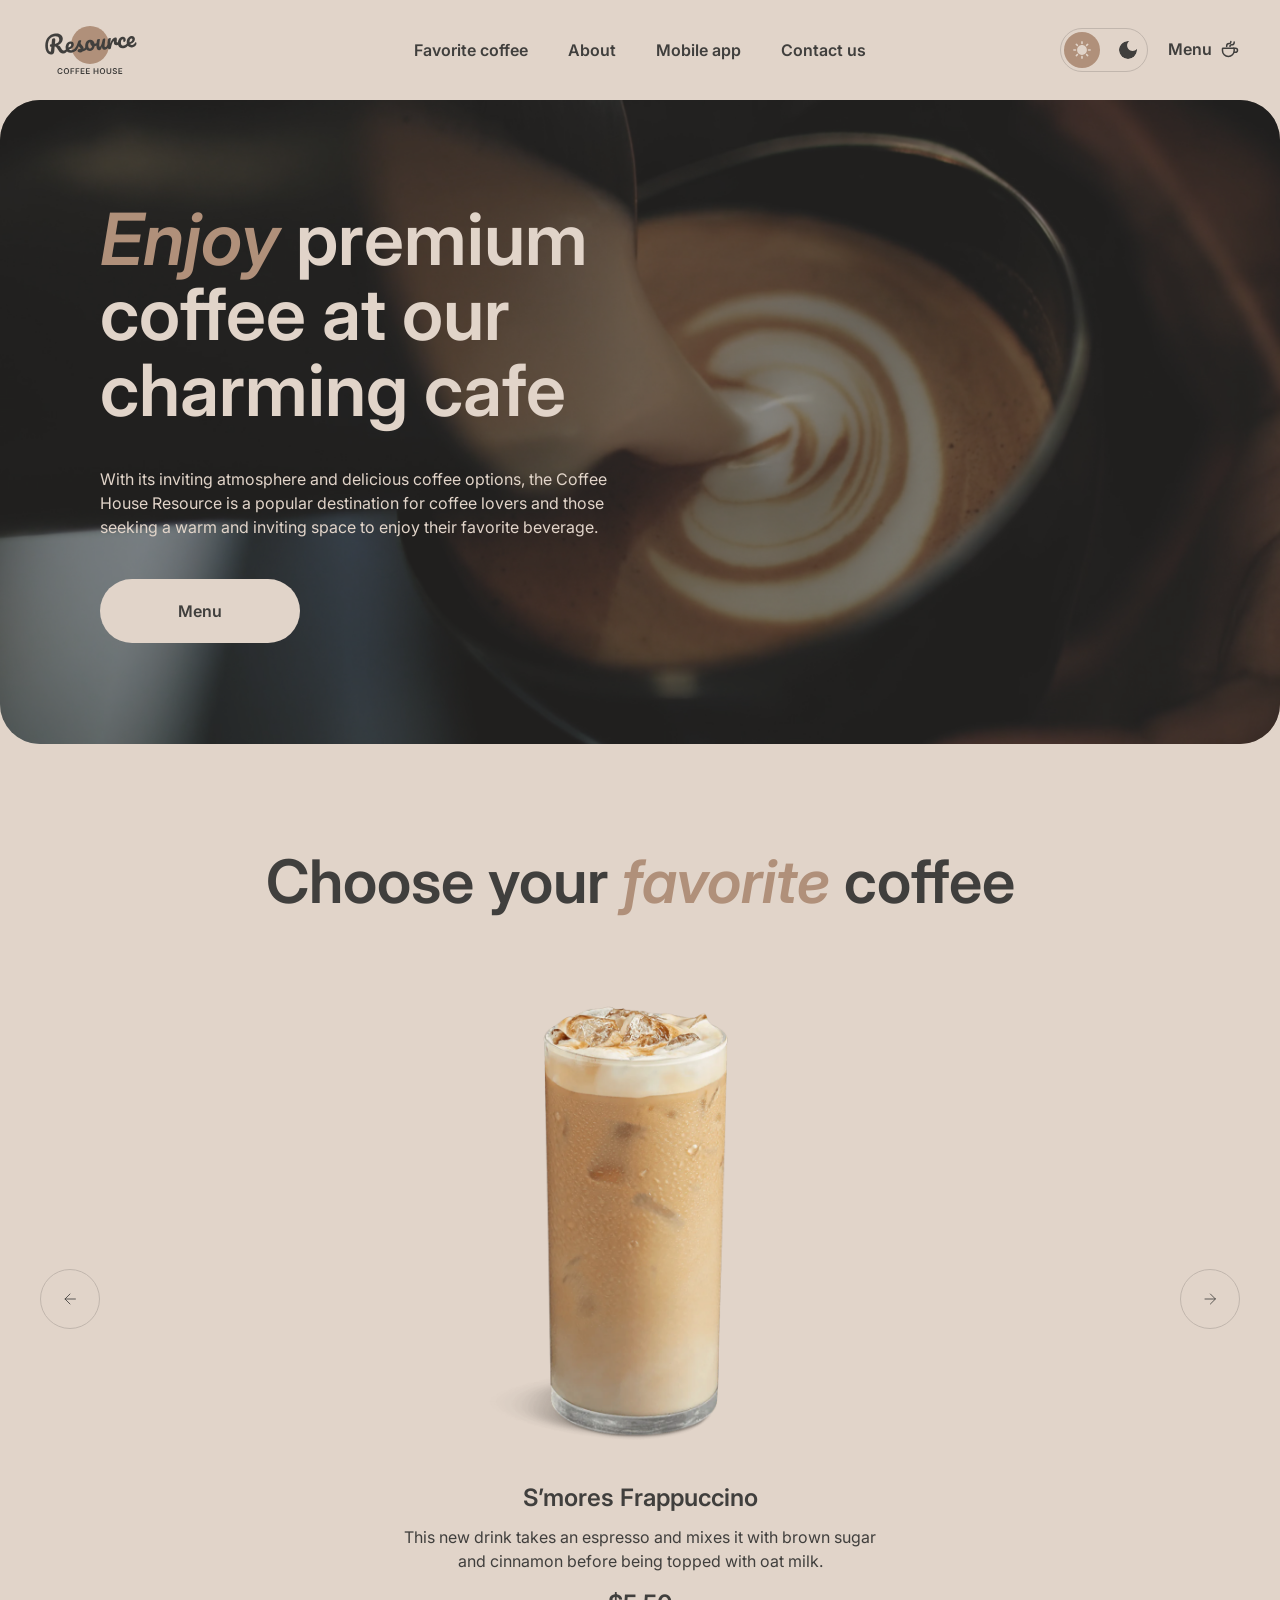
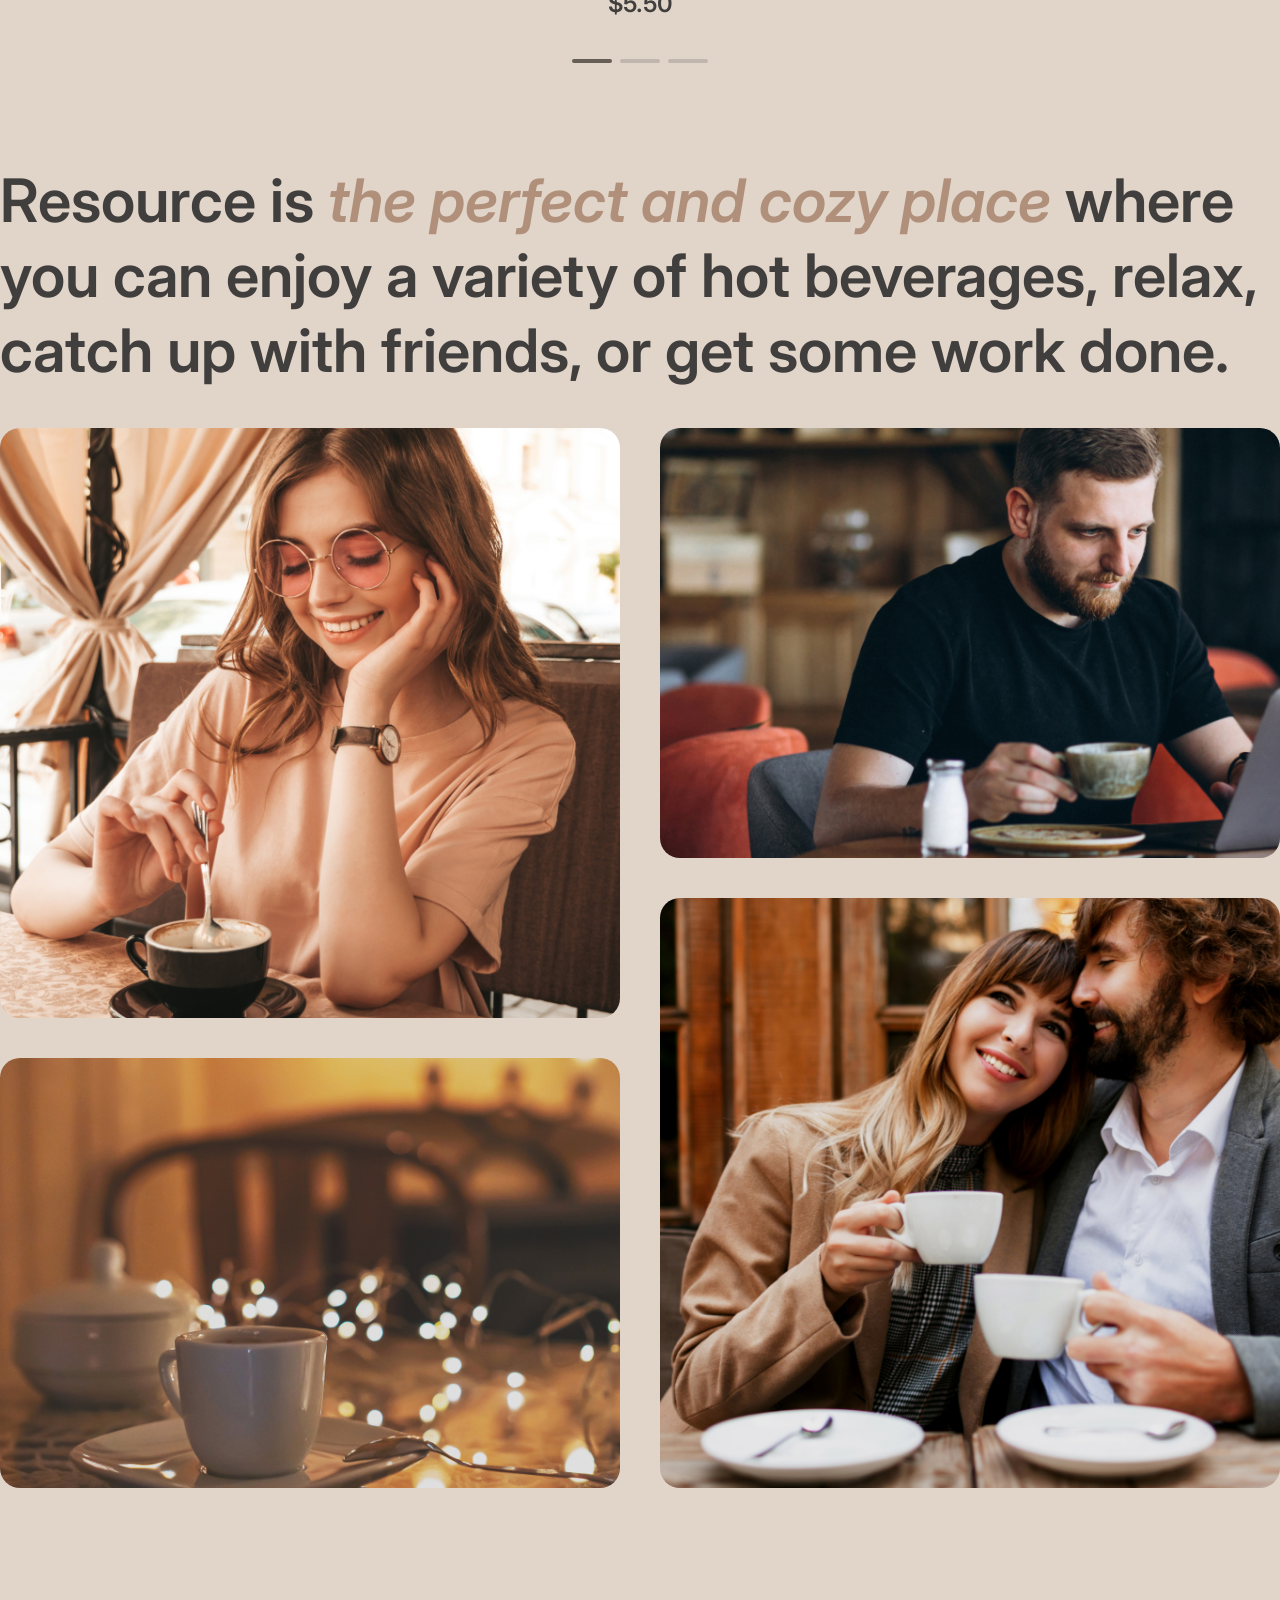
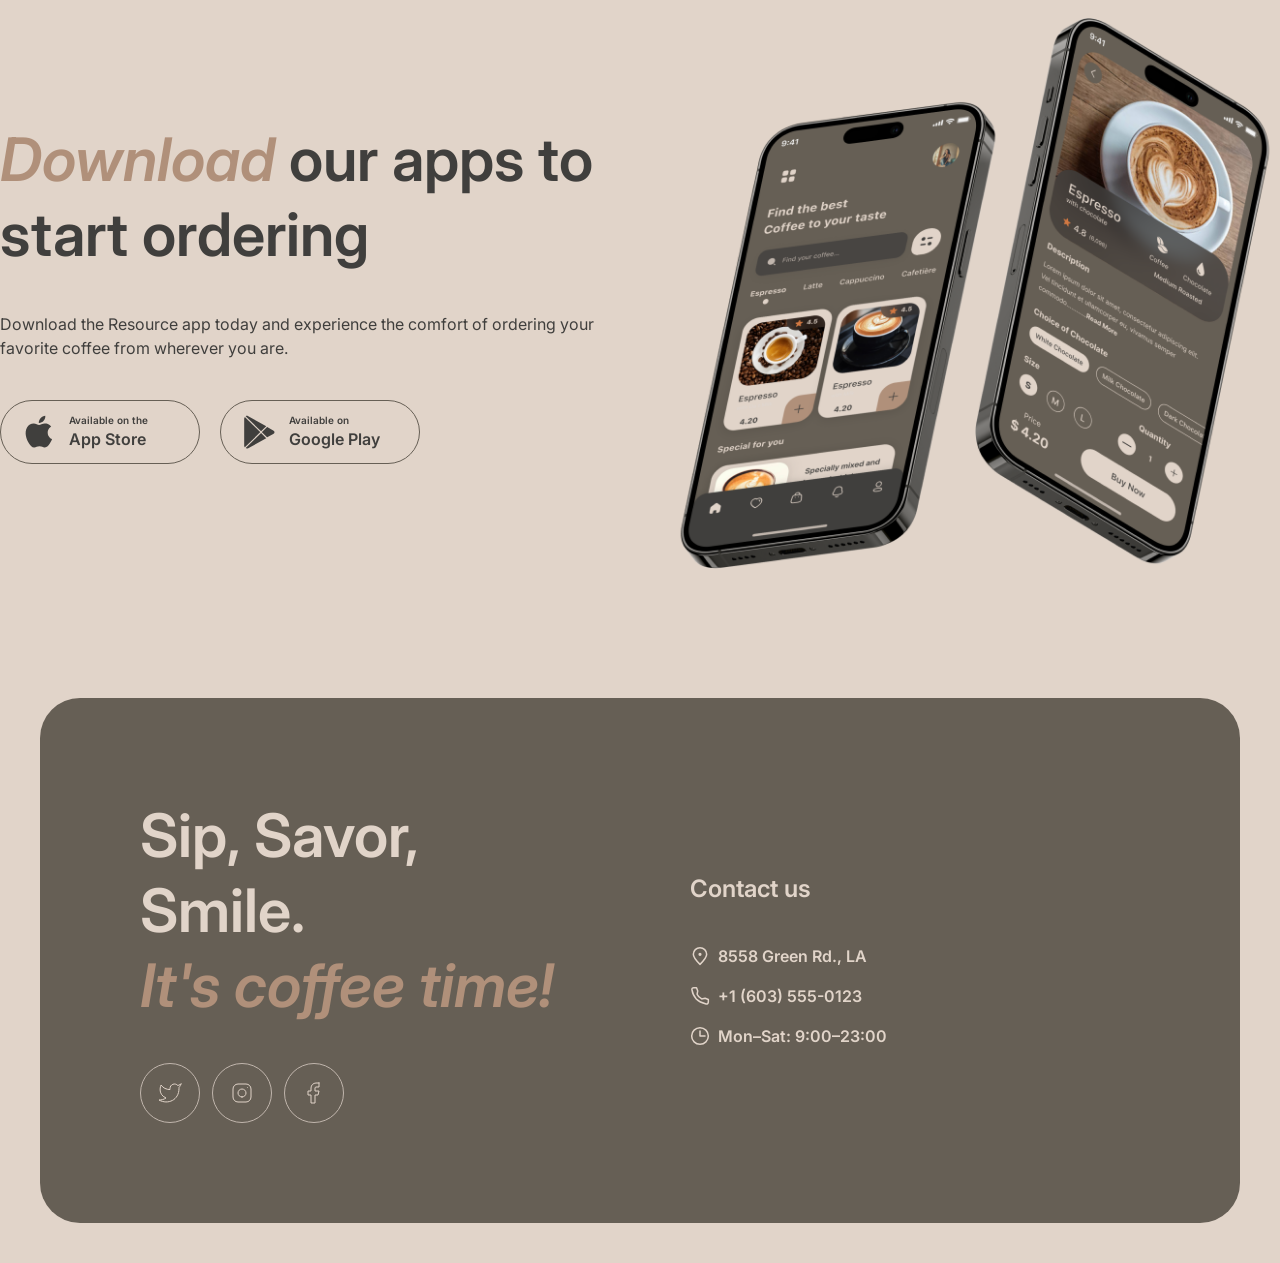
<file: index.html>
<!DOCTYPE html>
<html lang="en">
<head>
    <meta charset="UTF-8">
    <meta http-equiv="X-UA-Compatible" content="IE=edge">
    <meta name="viewport" content="width=device-width, initial-scale=1.0">
    <title>Coffee House</title>
    <link rel="icon" type="image/svg+xml" href="assets/icons/coffee-cup.svg">
    <link rel="preconnect" href="https://fonts.googleapis.com">
    <link rel="preconnect" href="https://fonts.gstatic.com" crossorigin>
    <link
        href="https://fonts.googleapis.com/css2?family=Inter:ital,wght@0,400;0,600;1,600&display=swap"
        rel="stylesheet">
    <link rel="stylesheet" href="css/style.css">
</head>
<body>
    <header class="header">
        <a
            href="index.html"
            class="header__logo"
            aria-label="Coffee House — Home"
        >
            <img
                src="assets/icons/logo.svg"
                alt=""
                class="header__logo-img header__logo-img--light"
            >
            <img
                src="assets/icons/logo-dark.svg"
                alt=""
                class="header__logo-img header__logo-img--dark"
            >
        </a>

        <nav class="header__nav" aria-label="Main navigation">
            <ul class="header__nav-list">
                <li>
                    <a href="#favorite" class="header__nav-link">
                        Favorite coffee
                    </a>
                </li>
                <li>
                    <a href="#about" class="header__nav-link">About</a>
                </li>
                <li>
                    <a href="#mobile-app" class="header__nav-link">
                        Mobile app
                    </a>
                </li>
                <li>
                    <a href="#contact" class="header__nav-link">
                        Contact us
                    </a>
                </li>
            </ul>
        </nav>
        <div class="header__actions">
            <button
                type="button"
                class="header__theme-toggle"
                aria-label="Switch to dark theme"
                aria-pressed="false"
            >
                <img
                    src="assets/icons/sun.svg"
                    alt=""
                    class="header__theme-icon header__theme-icon--sun"
                >
                <img
                    src="assets/icons/moon.svg"
                    alt=""
                    class="header__theme-icon header__theme-icon--moon"
                >
            </button>
        
            <a href="menu.html" class="header__menu-link">
                <span>Menu</span>
                <span class="header__menu-icon" aria-hidden="true"></span>
            </a>
        </div>
        <button
            type="button"
            class="header__burger"
            aria-label="Open menu"
            aria-expanded="false"
            aria-controls="mobileNav"
        >
            <span class="header__burger-line"></span>
            <span class="header__burger-line"></span>
        </button>
    </header>

    <nav class="mobile-nav" id="mobileNav" aria-label="Mobile navigation">
        <ul class="mobile-nav__list">
            <li><a href="#favorite" class="mobile-nav__link">Favorite coffee</a></li>
            <li><a href="#about" class="mobile-nav__link">About</a></li>
            <li><a href="#mobile-app" class="mobile-nav__link">Mobile app</a></li>
            <li><a href="#contact" class="mobile-nav__link">Contact us</a></li>
            <li><a href="menu.html" class="mobile-nav__link">Menu</a></li>
        </ul>
    </nav>

    <main>
        <section id="hero" class="hero">
            <div class="hero__container">
                <h1 class="hero__title">
                    <em class="hero__title-accent">Enjoy</em> premium coffee at our charming cafe
                </h1>
                <p class="hero__text">
                    With its inviting atmosphere and delicious coffee options, the Coffee House Resource is a popular destination for coffee lovers and those seeking a warm and inviting space to enjoy their favorite beverage.
                </p>
                <a href="menu.html" class="hero__cta">
                    <span>Menu</span>
                    <span class="hero__cta-icon" aria-hidden="true"></span>
                </a>
            </div>
        </section>

        <section id="favorite" class="favorite">
            <h2 class="favorite__title">
                Choose your <em class="favorite__title-accent">favorite</em> coffee
            </h2>

            <div class="favorite__slider">
                <button type="button" class="favorite__button favorite__button--prev" aria-label="Previous coffee">
                    <img src="assets/icons/arrow-left.svg" alt="" class="favorite__button-icon">
                </button>

                <div class="favorite__slides">
                    <article class="favorite__slide favorite__slide--active">
                        <img
                            src="assets/images/coffee-slider-1.png"
                            alt="S’mores Frappuccino"
                            class="favorite__image"
                        >
                        <h3 class="favorite__name">S’mores Frappuccino</h3>
                        <p class="favorite__description">
                            This new drink takes an espresso and mixes it with brown sugar and cinnamon before being topped with oat milk.
                        </p>
                        <p class="favorite__price">$5.50</p>
                    </article>

                    <article class="favorite__slide">
                        <img
                            src="assets/images/coffee-slider-2.png"
                            alt="Caramel Macchiato"
                            class="favorite__image"
                        >
                        <h3 class="favorite__name">Caramel Macchiato</h3>
                        <p class="favorite__description">
                            Fragrant and unique classic espresso with rich caramel-peanut syrup, with cream under whipped thick foam.
                        </p>
                        <p class="favorite__price">$5.00</p>
                    </article>

                    <article class="favorite__slide">
                        <img
                            src="assets/images/coffee-slider-3.png"
                            alt="Ice coffee"
                            class="favorite__image"
                        >
                        <h3 class="favorite__name">Ice coffee</h3>
                        <p class="favorite__description">
                            A popular summer drink that tones and invigorates. Prepared from coffee, milk and ice.
                        </p>
                        <p class="favorite__price">$4.50</p>
                    </article>
                </div>

                <button type="button" class="favorite__button favorite__button--next" aria-label="Next coffee">
                    <img src="assets/icons/arrow-right.svg" alt="" class="favorite__button-icon">
                </button>
            </div>

            <div class="favorite__pagination">
                <span class="favorite__pagination-item favorite__pagination-item--active" aria-current="true"></span>
                <span class="favorite__pagination-item"></span>
                <span class="favorite__pagination-item"></span>
            </div>
        </section>
        <section id="about" class="about">
            <h2 class="about__title">
                Resource is <em class="about__title-accent">the perfect and cozy place</em>
                where you can enjoy a variety of hot beverages, relax,
                catch up with friends, or get some work done.
            </h2>

            <div class="about__gallery">
                <div class="about__column">
                    <div class="about__image-wrapper about__image-wrapper--large">
                        <img
                            src="assets/images/about-1.jpg"
                            alt="Woman stirring her coffee at a cozy outdoor cafe table"
                            class="about__image"
                        >
                    </div>

                    <div class="about__image-wrapper about__image-wrapper--small about__image-wrapper--desktop-only">
                        <img
                            src="assets/images/about-2.jpg"
                            alt="Cup of coffee on a table with candlelight and fairy lights"
                            class="about__image"
                        >
                    </div>
                </div>

                <div class="about__column">
                    <div class="about__image-wrapper about__image-wrapper--small about__image-wrapper--desktop-only">
                        <img
                            src="assets/images/about-3.jpg"
                            alt="Man drinking coffee while working on a laptop"
                            class="about__image"
                        >
                    </div>

                    <div class="about__image-wrapper about__image-wrapper--large">
                        <img
                            src="assets/images/about-4.jpg"
                            alt="Couple enjoying coffee together"
                            class="about__image"
                        >
                    </div>
                </div>
            </div>
        </section>

        <section id="mobile-app" class="app-promo">
            <div class="app-promo__content">
                <h2 class="app-promo__title">
                    <em class="app-promo__title-accent">Download</em>
                    our apps to start ordering
                </h2>

                <p class="app-promo__text">
                    Download the Resource app today and experience the comfort
                    of ordering your favorite coffee from wherever you are.
                </p>

                <div class="app-promo__buttons">
                    <a
                        href="https://www.apple.com/app-store/"
                        class="app-promo__button"
                        target="_blank"
                        rel="noopener noreferrer"
                        aria-label="Download on the App Store"
                    >
                        <span class="app-promo__button-icon app-promo__button-icon--app-store" aria-hidden="true"></span>
                        <span class="app-promo__button-text">
                            <small>Available on the</small>
                            <strong>App Store</strong>
                        </span>
                    </a>

                    <a
                        href="https://play.google.com/"
                        class="app-promo__button"
                        target="_blank"
                        rel="noopener noreferrer"
                        aria-label="Get it on Google Play"
                    >
                        <span class="app-promo__button-icon app-promo__button-icon--google-play" aria-hidden="true"></span>
                        <span class="app-promo__button-text">
                            <small>Available on</small>
                            <strong>Google Play</strong>
                        </span>
                    </a>
                </div>
            </div>

            <div class="app-promo__image-wrapper">
                <img
                    src="assets/images/mobile-screens.png"
                    alt="Coffee House mobile application displayed on two smartphones"
                    class="app-promo__image"
                >
            </div>
        </section>

    </main>

    <footer id="contact" class="footer">
        <div class="footer__social">
            <h2 class="footer__title">
                <span>Sip, Savor, Smile.</span>
                <em class="footer__title-accent">It's coffee time!</em>
            </h2>

            <ul class="footer__social-list" aria-label="Social media">
                <li>
                    <a
                        href="https://twitter.com"
                        class="footer__social-link"
                        target="_blank"
                        rel="noopener noreferrer"
                        aria-label="Twitter"
                    >
                        <span class="footer__social-icon footer__social-icon--twitter" aria-hidden="true"></span>
                    </a>
                </li>
                <li>
                    <a
                        href="https://instagram.com"
                        class="footer__social-link"
                        target="_blank"
                        rel="noopener noreferrer"
                        aria-label="Instagram"
                    >
                        <span class="footer__social-icon footer__social-icon--instagram" aria-hidden="true"></span>
                    </a>
                </li>
                <li>
                    <a
                        href="https://facebook.com"
                        class="footer__social-link"
                        target="_blank"
                        rel="noopener noreferrer"
                        aria-label="Facebook"
                    >
                        <span class="footer__social-icon footer__social-icon--facebook" aria-hidden="true"></span>
                    </a>
                </li>
            </ul>
        </div>

        <div class="footer__contacts">
            <h3 class="footer__contacts-title">Contact us</h3>

            <address class="footer__contact-list">
                <a
                    href="https://www.google.com/maps/search/?api=1&query=8558+Green+Rd.,+LA"
                    class="footer__contact-item"
                    target="_blank"
                    rel="noopener noreferrer"
                >
                    <img src="assets/icons/pin.svg" alt="" class="footer__contact-icon">
                    <span>8558 Green Rd., LA</span>
                </a>

                <a href="tel:+16035550123" class="footer__contact-item">
                    <img src="assets/icons/phone.svg" alt="" class="footer__contact-icon">
                    <span>+1 (603) 555-0123</span>
                </a>

                <p class="footer__contact-item">
                    <img src="assets/icons/clock.svg" alt="" class="footer__contact-icon">
                    <span>Mon–Sat: 9:00–23:00</span>
                </p>
            </address>
        </div>
    </footer>

    <script src="js/script.js"></script>
</body>
</html>
</file>
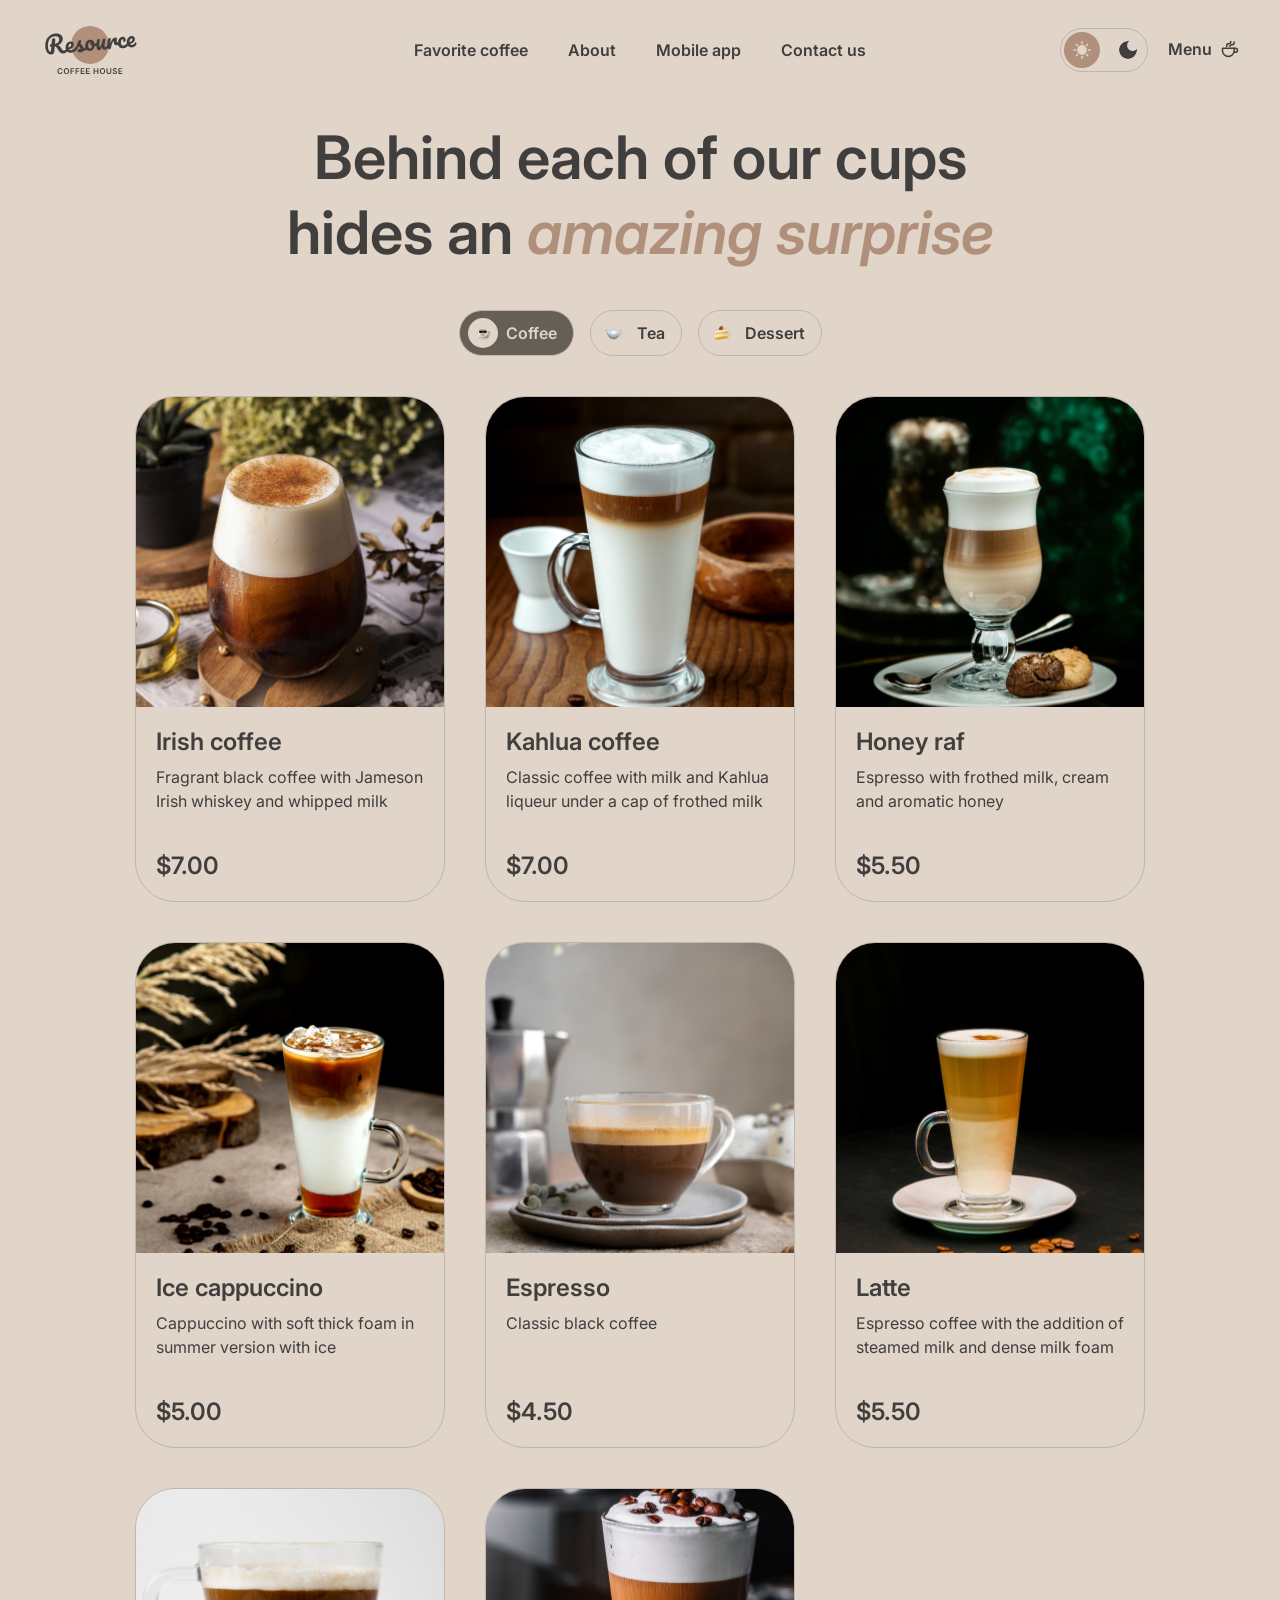
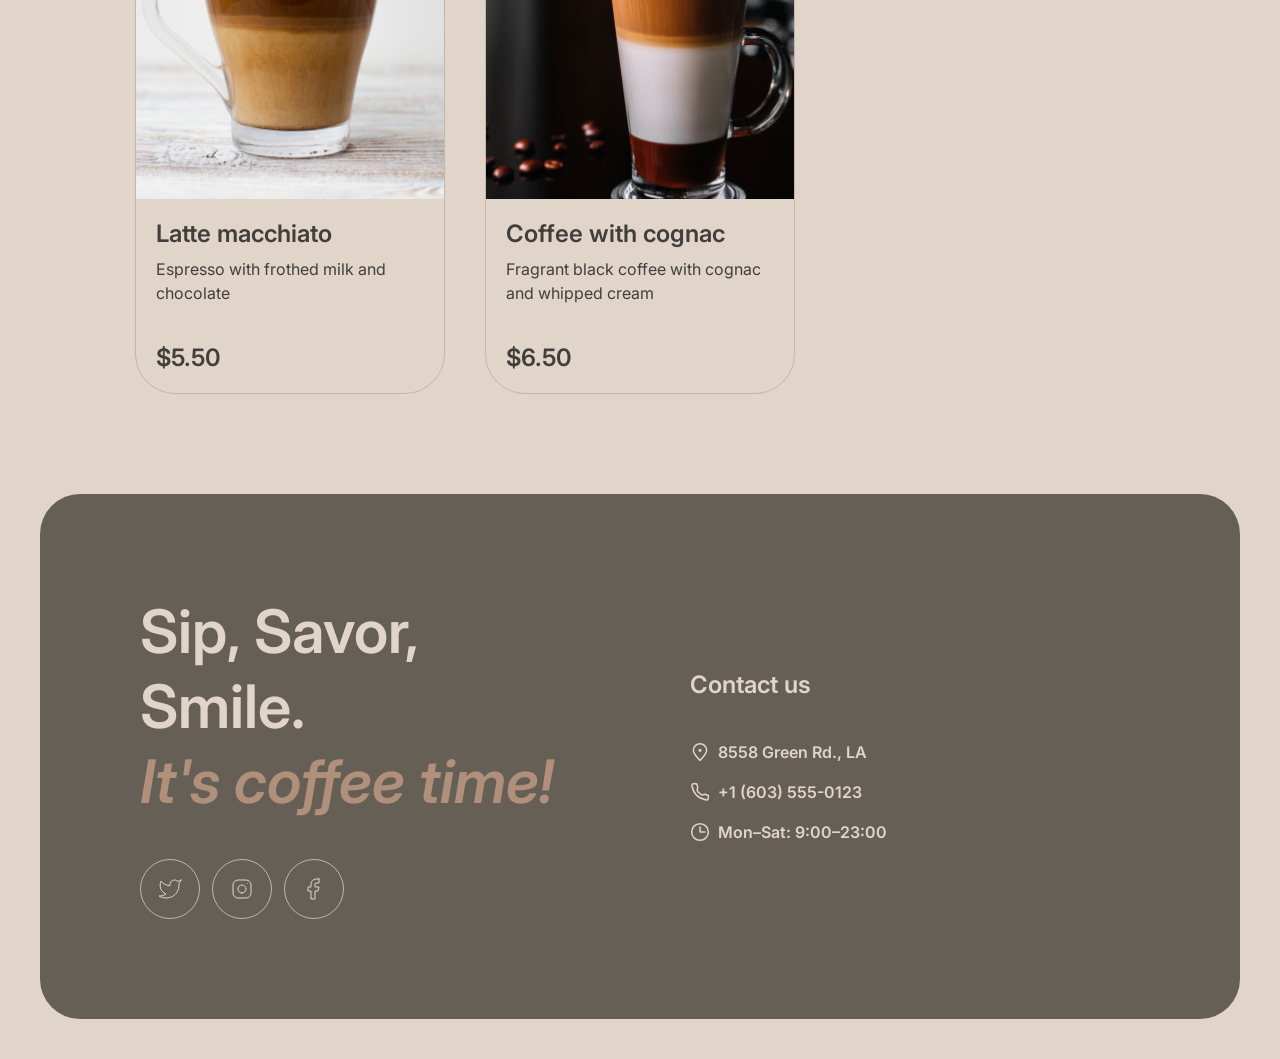
<file: menu.html>
<!DOCTYPE html>
<html lang="en">
<head>
    <meta charset="UTF-8">
    <meta http-equiv="X-UA-Compatible" content="IE=edge">
    <meta name="viewport" content="width=device-width, initial-scale=1.0">
    <title>Coffee House — Menu</title>
    <link rel="icon" type="image/svg+xml" href="assets/icons/coffee-cup.svg">
    <link rel="preconnect" href="https://fonts.googleapis.com">
    <link rel="preconnect" href="https://fonts.gstatic.com" crossorigin>
    <link
        href="https://fonts.googleapis.com/css2?family=Inter:ital,wght@0,400;0,600;1,600&display=swap"
        rel="stylesheet">
    <link rel="stylesheet" href="css/style.css">
</head>
<body>
    <header class="header">
        <a
            href="index.html"
            class="header__logo"
            aria-label="Coffee House — Home"
        >
            <img
                src="assets/icons/logo.svg"
                alt=""
                class="header__logo-img header__logo-img--light"
            >
            <img
                src="assets/icons/logo-dark.svg"
                alt=""
                class="header__logo-img header__logo-img--dark"
            >
        </a>

        <nav class="header__nav" aria-label="Main navigation">
            <ul class="header__nav-list">
                <li>
                    <a href="index.html#favorite" class="header__nav-link">
                        Favorite coffee
                    </a>
                </li>
                <li>
                    <a href="index.html#about" class="header__nav-link">About</a>
                </li>
                <li>
                    <a href="index.html#mobile-app" class="header__nav-link">
                        Mobile app
                    </a>
                </li>
                <li>
                    <a href="index.html#contact" class="header__nav-link">
                        Contact us
                    </a>
                </li>
            </ul>
        </nav>
        <div class="header__actions">
            <button
                type="button"
                class="header__theme-toggle"
                aria-label="Switch to dark theme"
                aria-pressed="false"
            >
                <img
                    src="assets/icons/sun.svg"
                    alt=""
                    class="header__theme-icon header__theme-icon--sun"
                >
                <img
                    src="assets/icons/moon.svg"
                    alt=""
                    class="header__theme-icon header__theme-icon--moon"
                >
            </button>

            <span
                class="header__menu-link header__menu-link--current"
                aria-current="page"
            >
                <span>Menu</span>
                <span class="header__menu-icon" aria-hidden="true"></span>
            </span>
        </div>
        <button
            type="button"
            class="header__burger"
            aria-label="Open menu"
            aria-expanded="false"
            aria-controls="mobileNav"
        >
            <span class="header__burger-line"></span>
            <span class="header__burger-line"></span>
        </button>
    </header>

    <nav class="mobile-nav" id="mobileNav" aria-label="Mobile navigation">
        <ul class="mobile-nav__list">
            <li><a href="index.html#favorite" class="mobile-nav__link">Favorite coffee</a></li>
            <li><a href="index.html#about" class="mobile-nav__link">About</a></li>
            <li><a href="index.html#mobile-app" class="mobile-nav__link">Mobile app</a></li>
            <li><a href="index.html#contact" class="mobile-nav__link">Contact us</a></li>
            <li>
                <span class="mobile-nav__link mobile-nav__link--current" aria-current="page">Menu</span>
            </li>
        </ul>
    </nav>

    <main class="menu">
        <section class="menu__catalog">
            <h1 class="menu__title">
                Behind each of our cups hides an
                <em class="menu__title-accent">amazing surprise</em>
            </h1>

            <div class="menu__tabs" role="group" aria-label="Menu categories">
                <button type="button" class="menu__tab menu__tab--active" aria-pressed="true" data-category="coffee">
                    <span class="menu__tab-icon-circle">
                        <img src="assets/icons/coffee.svg" alt="" class="menu__tab-icon">
                    </span>
                    <span>Coffee</span>
                </button>

                <button type="button" class="menu__tab" aria-pressed="false" data-category="tea">
                    <span class="menu__tab-icon-circle">
                        <img src="assets/icons/teapot.svg" alt="" class="menu__tab-icon">
                    </span>
                    <span>Tea</span>
                </button>

                <button type="button" class="menu__tab" aria-pressed="false" data-category="dessert">
                    <span class="menu__tab-icon-circle">
                        <img src="assets/icons/cake.svg" alt="" class="menu__tab-icon">
                    </span>
                    <span>Dessert</span>
                </button>
            </div>

            <ul class="menu__grid" id="menuGrid"></ul>

            <button type="button" class="menu__load-more" aria-label="Load more products">
                <span class="menu__load-more-icon" aria-hidden="true"></span>
            </button>
        </section>
    </main>

    <footer id="contact" class="footer">
        <div class="footer__social">
            <h2 class="footer__title">
                <span>Sip, Savor, Smile.</span>
                <em class="footer__title-accent">It's coffee time!</em>
            </h2>

            <ul class="footer__social-list" aria-label="Social media">
                <li>
                    <a
                        href="https://twitter.com"
                        class="footer__social-link"
                        target="_blank"
                        rel="noopener noreferrer"
                        aria-label="Twitter"
                    >
                        <span class="footer__social-icon footer__social-icon--twitter" aria-hidden="true"></span>
                    </a>
                </li>
                <li>
                    <a
                        href="https://instagram.com"
                        class="footer__social-link"
                        target="_blank"
                        rel="noopener noreferrer"
                        aria-label="Instagram"
                    >
                        <span class="footer__social-icon footer__social-icon--instagram" aria-hidden="true"></span>
                    </a>
                </li>
                <li>
                    <a
                        href="https://facebook.com"
                        class="footer__social-link"
                        target="_blank"
                        rel="noopener noreferrer"
                        aria-label="Facebook"
                    >
                        <span class="footer__social-icon footer__social-icon--facebook" aria-hidden="true"></span>
                    </a>
                </li>
            </ul>
        </div>

        <div class="footer__contacts">
            <h3 class="footer__contacts-title">Contact us</h3>

            <address class="footer__contact-list">
                <a
                    href="https://www.google.com/maps/search/?api=1&query=8558+Green+Rd.,+LA"
                    class="footer__contact-item"
                    target="_blank"
                    rel="noopener noreferrer"
                >
                    <img src="assets/icons/pin.svg" alt="" class="footer__contact-icon">
                    <span>8558 Green Rd., LA</span>
                </a>

                <a href="tel:+16035550123" class="footer__contact-item">
                    <img src="assets/icons/phone.svg" alt="" class="footer__contact-icon">
                    <span>+1 (603) 555-0123</span>
                </a>

                <p class="footer__contact-item">
                    <img src="assets/icons/clock.svg" alt="" class="footer__contact-icon">
                    <span>Mon–Sat: 9:00–23:00</span>
                </p>
            </address>
        </div>
    </footer>

    <div
        class="modal"
        id="productModal"
        role="dialog"
        aria-modal="true"
        aria-labelledby="productModalTitle"
        hidden
    >
        <div class="modal__window">
            <div class="modal__image-wrapper" id="productModalImageWrapper"></div>

            <div class="modal__content">
                <h2 class="modal__title" id="productModalTitle">Product details</h2>
                <p class="modal__description" id="productModalDescription"></p>

                <div class="modal__field">
                    <h3 class="modal__field-title">Size</h3>
                    <div class="modal__options" id="productModalSizes" role="group" aria-label="Size"></div>
                </div>

                <div class="modal__field">
                    <h3 class="modal__field-title">Additives</h3>
                    <div class="modal__options" id="productModalAdditives" role="group" aria-label="Additives"></div>
                </div>

                <div class="modal__total">
                    <span>Total:</span>
                    <span id="productModalTotal" aria-live="polite"></span>
                </div>

                <hr class="modal__divider">

                <div class="modal__info">
                    <span class="modal__info-icon" aria-hidden="true">i</span>
                    <p>
                        The cost is not final. Download our mobile app to see the final price
                        and place your order. Earn loyalty points and enjoy your favorite
                        coffee with up to 20% discount.
                    </p>
                </div>

                <button type="button" class="modal__close" id="productModalClose">Close</button>
            </div>
        </div>
    </div>

    <script src="js/script.js"></script>
</body>
</html>
</file>
<file: css/style.css>
:root {
    --font-family: "Inter", sans-serif;

    --color-text-primary: #403F3D;
    --color-text-inverse: #E1D4C9;
    --color-text-accent: #B0907A;

    --color-bg-page: #E1D4C9;
    --color-bg-container: #665F55;
    --color-overlay: rgba(64, 63, 61, 0.8);

    --color-border-primary: #C1B6AD;
    --color-border-inverse: #665F55;
}

[data-theme="dark"] {
    --color-text-primary: #E1D4C9;
    --color-text-inverse: #E1D4C9;
    --color-text-accent: #B0907A;

    --color-bg-page: #292826;
    --color-bg-container: #403F3D;
    --color-overlay: rgba(41, 40, 38, 0.8);

    --color-border-primary: #665F55;
    --color-border-inverse: #C1B6AD;
}

*,
*::before,
*::after {
    box-sizing: border-box;
}

html {
    scroll-behavior: smooth;
}

body {
    margin: 0;
    font-family: var(--font-family);
    color: var(--color-text-primary);
    background-color: var(--color-bg-page);
}

img {
    display: block;
    max-width: 100%;
}

a {
    color: inherit;
    text-decoration: none;
}

ul {
    margin: 0;
    padding: 0;
    list-style: none;
}

button {
    padding: 0;
    border: 0;
    font: inherit;
    color: inherit;
    background: none;
    cursor: pointer;
}

h1,
h2,
h3,
p {
    margin: 0;
}

/* Header */

.header {
    display: grid;
    grid-template-columns: 1fr auto 1fr;
    align-items: center;
    gap: 20px;
    width: 100%;
    max-width: 1440px;
    margin-inline: auto;
    padding: 20px 40px;
}

.header__logo {
    display: flex;
    justify-self: start;
    width: 100px;
}

.header__logo-img {
    width: 100px;
    height: 60px;
}

.header__logo-img--dark {
    display: none;
}

[data-theme="dark"] .header__logo-img--light {
    display: none;
}

[data-theme="dark"] .header__logo-img--dark {
    display: block;
}

.header__nav {
    display: flex;
    align-items: center;
    justify-self: center;
}

.header__nav-list {
    display: flex;
    align-items: center;
    gap: 40px;
}

.header__nav-link,
.header__menu-link {
    font-size: 16px;
    font-weight: 600;
    line-height: 150%;
    border-bottom: 2px solid transparent;
    transition: border-color 0.3s ease;
}

.header__nav-link:hover,
.header__menu-link:hover {
    border-color: currentColor;
}

.header__actions {
    display: flex;
    align-items: center;
    justify-self: end;
    gap: 20px;
}

.header__theme-toggle {
    display: flex;
    align-items: center;
    justify-content: space-between;
    flex: 0 0 88px;
    width: 88px;
    height: 44px;
    padding: 3px;
    border: 1px solid var(--color-border-primary);
    border-radius: 100px;
}

.header__theme-icon {
    display: block;
    object-fit: contain;
    border-radius: 50%;
    transition:
        width 0.3s ease,
        height 0.3s ease,
        padding 0.3s ease,
        background-color 0.3s ease;
}

.header__theme-icon--sun {
    flex: 0 0 36px;
    width: 36px;
    height: 36px;
    padding: 9px;
    background-color: var(--color-text-accent);
}

.header__theme-icon--moon {
    flex: 0 0 18px;
    width: 18px;
    height: 18px;
    padding: 0;
    margin-right: 7px;
    background-color: transparent;
}

[data-theme="dark"] .header__theme-icon--sun {
    flex-basis: 18px;
    width: 18px;
    height: 18px;
    padding: 0;
    margin-left: 7px;
    background-color: transparent;
}

[data-theme="dark"] .header__theme-icon--moon {
    flex-basis: 36px;
    width: 36px;
    height: 36px;
    padding: 9px;
    margin-right: 0;
    background-color: var(--color-text-accent);
}

.header__menu-link {
    display: flex;
    align-items: center;
    gap: 8px;
}

.header__menu-icon {
    display: block;
    width: 20px;
    height: 20px;
    background-color: var(--color-text-primary);
    mask-image: url("../assets/icons/coffee-cup.svg");
    mask-size: contain;
    mask-repeat: no-repeat;
    mask-position: center;
    -webkit-mask-image: url("../assets/icons/coffee-cup.svg");
    -webkit-mask-size: contain;
    -webkit-mask-repeat: no-repeat;
    -webkit-mask-position: center;
}

[data-theme="dark"] .header__menu-icon {
    background-color: var(--color-text-inverse);
}

.header__burger {
    display: none;
}

.header__menu-link--current {
    cursor: default;
}

.header__menu-link--current:hover {
    border-color: transparent;
}

/* Mobile navigation */

body.no-scroll {
    overflow: hidden;
}

.mobile-nav {
    position: fixed;
    top: var(--header-height, 84px);
    left: 0;
    z-index: 100;
    width: 100%;
    height: calc(100vh - var(--header-height, 84px));
    padding: 40px;
    overflow-y: auto;
    background-color: var(--color-bg-page);
    opacity: 0;
    visibility: hidden;
    transform: translateY(-16px);
    transition: opacity 0.3s ease, transform 0.3s ease, visibility 0.3s ease;
}

.mobile-nav--open {
    opacity: 1;
    visibility: visible;
    transform: translateY(0);
}

.mobile-nav__list {
    display: flex;
    flex-direction: column;
    gap: 24px;
}

.mobile-nav__link {
    display: block;
    font-size: 32px;
    font-weight: 600;
    line-height: 125%;
    color: var(--color-text-primary);
}

.mobile-nav__link--current {
    color: var(--color-text-accent);
    cursor: default;
}

@media (min-width: 769px) {
    .mobile-nav {
        display: none;
    }
}

/* Product Modal */

.modal {
    position: fixed;
    inset: 0;
    z-index: 200;
    overflow-y: auto;
    padding: 40px;
    background-color: var(--color-overlay);
}

.modal:not([hidden]) {
    display: grid;
    place-items: safe center;
}

.modal__window {
    display: flex;
    gap: 20px;
    width: 100%;
    max-width: 800px;
    padding: 16px;
    border-radius: 40px;
    background-color: var(--color-bg-page);
    color: var(--color-text-primary);
}

.modal__image-wrapper {
    flex-shrink: 0;
    width: 310px;
    height: 310px;
    border-radius: 40px;
    overflow: hidden;
}

.modal__image {
    width: 100%;
    height: 100%;
    object-fit: cover;
}

.modal__content {
    display: flex;
    flex: 1;
    flex-direction: column;
    min-width: 0;
}

.modal__title {
    margin-bottom: 8px;
    font-size: 32px;
    font-weight: 600;
    line-height: 125%;
    color: var(--color-text-primary);
}

.modal__description {
    margin-bottom: 24px;
    font-size: 16px;
    font-weight: 400;
    line-height: 150%;
    color: var(--color-text-primary);
}

.modal__field {
    margin-bottom: 24px;
}

.modal__field-title {
    margin-bottom: 12px;
    font-size: 16px;
    font-weight: 600;
    line-height: 150%;
    color: var(--color-text-primary);
}

.modal__options {
    display: flex;
    flex-wrap: wrap;
    gap: 12px;
}

.modal__option {
    display: inline-flex;
    align-items: center;
    gap: 8px;
    height: 46px;
    padding: 8px 16px 8px 8px;
    border: 1px solid var(--color-border-primary);
    border-radius: 100px;
    font-size: 16px;
    font-weight: 600;
    line-height: 150%;
    color: var(--color-text-primary);
    background-color: transparent;
    transition: background-color 0.3s ease, color 0.3s ease;
}

.modal__option[aria-pressed="true"] {
    background-color: var(--color-bg-container);
    color: var(--color-text-inverse);
}

.modal__option-key {
    display: flex;
    align-items: center;
    justify-content: center;
    flex-shrink: 0;
    width: 30px;
    height: 30px;
    border-radius: 50%;
    background-color: var(--color-text-inverse);
    /* --color-text-inverse stays cream in both themes, so the label needs a color fixed to match it instead of --color-text-primary, which flips to the same cream in dark mode and disappears */
    color: #403F3D;
    font-size: 14px;
    font-weight: 600;
}

.modal__total {
    display: flex;
    align-items: center;
    justify-content: space-between;
    margin-bottom: 24px;
    font-size: 24px;
    font-weight: 600;
    line-height: 125%;
    color: var(--color-text-primary);
}

.modal__divider {
    margin: 0 0 24px;
    border: none;
    border-top: 1px solid var(--color-border-primary);
}

.modal__info {
    display: flex;
    align-items: flex-start;
    gap: 8px;
    margin-bottom: 24px;
}

.modal__info-icon {
    display: flex;
    flex-shrink: 0;
    align-items: center;
    justify-content: center;
    width: 20px;
    height: 20px;
    border: 1px solid var(--color-text-primary);
    border-radius: 50%;
    font-size: 12px;
    font-style: italic;
    font-weight: 600;
    line-height: 1;
}

.modal__info p {
    margin: 0;
    font-size: 14px;
    font-weight: 400;
    line-height: 150%;
    color: var(--color-text-primary);
}

.modal__close {
    width: 100%;
    height: 64px;
    border: 1px solid var(--color-border-primary);
    border-radius: 100px;
    font-size: 16px;
    font-weight: 600;
    line-height: 150%;
    color: var(--color-text-primary);
    background-color: transparent;
    transition: background-color 0.3s ease, color 0.3s ease;
}

@media (hover: hover) {
    .modal__close:hover {
        background-color: var(--color-bg-container);
        color: var(--color-text-inverse);
    }
}

@media (max-width: 600px) {
    .modal {
        padding: 16px;
    }

    .modal__window {
        flex-direction: column;
        padding: 16px;
    }

    .modal__image-wrapper {
        display: none;
    }
}

/* Menu Catalog */

.menu__catalog {
    width: calc(100% - 80px);
    max-width: 1360px;
    margin: 20px auto 0;
    padding-inline: 0;
}

.menu__title {
    width: 100%;
    max-width: 800px;
    margin: 0 auto 40px;
    font-size: 60px;
    font-weight: 600;
    line-height: 125%;
    text-align: center;
    overflow-wrap: normal;
    color: var(--color-text-primary);
}

.menu__title-accent {
    font-style: italic;
    color: var(--color-text-accent);
}

.menu__tabs {
    display: flex;
    justify-content: center;
    flex-wrap: nowrap;
    width: 100%;
    max-width: 100%;
    gap: 16px;
    margin-bottom: 40px;
}

.menu__tab {
    display: inline-flex;
    align-items: center;
    gap: 8px;
    height: 46px;
    padding: 8px 16px 8px 8px;
    border: 1px solid var(--color-border-primary);
    border-radius: 100px;
    font-size: 16px;
    font-weight: 600;
    line-height: 150%;
    color: var(--color-text-primary);
    background-color: transparent;
    transition: background-color 0.3s ease, color 0.3s ease;
}

.menu__tab--active {
    background-color: var(--color-bg-container);
    color: var(--color-text-inverse);
}

@media (hover: hover) {
    .menu__tab:not(.menu__tab--active):hover {
        background-color: var(--color-bg-container);
        color: var(--color-text-inverse);
    }
}

.menu__tab-icon-circle {
    display: flex;
    align-items: center;
    justify-content: center;
    flex-shrink: 0;
    width: 30px;
    height: 30px;
    border-radius: 50%;
    background-color: var(--color-text-inverse);
}

.menu__tab-icon {
    width: 18px;
    height: 18px;
}

.menu__grid {
    display: grid;
    grid-template-columns: repeat(auto-fit, 310px);
    justify-content: center;
    gap: 40px;
    margin-bottom: 40px;
}

.menu__grid-item {
    width: 310px;
    min-width: 0;
}

.menu__load-more {
    display: none;
    align-items: center;
    justify-content: center;
    width: 60px;
    height: 60px;
    margin: 40px auto 0;
    border: 1px solid var(--color-border-primary);
    border-radius: 50%;
    color: var(--color-text-primary);
}

.menu__load-more-icon {
    width: 24px;
    height: 24px;
    background-color: currentColor;
    mask-image: url("../assets/icons/refresh.svg");
    mask-size: contain;
    mask-repeat: no-repeat;
    mask-position: center;
    -webkit-mask-image: url("../assets/icons/refresh.svg");
    -webkit-mask-size: contain;
    -webkit-mask-repeat: no-repeat;
    -webkit-mask-position: center;
}

/* Product Card */

.product-card {
    display: flex;
    flex-direction: column;
    width: 310px;
    min-width: 0;
    min-height: 506px;
    border: 1px solid var(--color-border-primary);
    border-radius: 40px;
    overflow: hidden;
    cursor: pointer;
}

.product-card:focus-visible {
    outline: 2px solid var(--color-text-accent);
    outline-offset: 2px;
}

.product-card__image-wrapper {
    width: 310px;
    height: 310px;
    overflow: hidden;
}

.product-card__image {
    width: 100%;
    height: 100%;
    object-fit: cover;
    transform: scale(1.1);
    transition: transform 0.5s ease;
}

@media (hover: hover) {
    .product-card:hover .product-card__image {
        transform: scale(1);
    }
}

.product-card__content {
    display: flex;
    flex: 1;
    flex-direction: column;
    padding: 20px;
}

.product-card__title {
    margin-bottom: 8px;
    font-size: 24px;
    font-weight: 600;
    line-height: 125%;
    color: var(--color-text-primary);
}

.product-card__description {
    margin-bottom: 16px;
    font-size: 16px;
    font-weight: 400;
    line-height: 150%;
    color: var(--color-text-primary);
}

.product-card__price {
    margin-top: auto;
    font-size: 24px;
    font-weight: 600;
    line-height: 125%;
    color: var(--color-text-primary);
}

/* Footer */

.footer {
    display: grid;
    grid-template-columns: 1fr 1fr;
    align-items: center;
    gap: 100px;
    width: calc(100% - 80px);
    max-width: 1360px;
    min-height: 450px;
    margin: 100px auto 40px;
    padding: 100px;
    border-radius: 40px;
    background-color: var(--color-bg-container);
    color: #E1D4C9;
}

.footer__title {
    font-size: 60px;
    font-weight: 600;
    line-height: 125%;
}

.footer__title span,
.footer__title-accent {
    display: block;
}

.footer__title-accent {
    font-style: italic;
    color: var(--color-text-accent);
}

.footer__social {
    max-width: 530px;
}

.footer__social-list {
    display: flex;
    gap: 12px;
    margin-top: 40px;
}

.footer__social-link {
    display: flex;
    align-items: center;
    justify-content: center;
    flex: 0 0 60px;
    width: 60px;
    height: 60px;
    border: 1px solid #C1B6AD;
    border-radius: 50%;
    color: #E1D4C9;
}

@media (hover: hover) {
    .footer__social-link:hover {
        color: #403F3D;
        background-color: #E1D4C9;
    }
}

.footer__social-icon {
    display: block;
    width: 24px;
    height: 24px;
    background-color: currentColor;
    mask-size: contain;
    mask-repeat: no-repeat;
    mask-position: center;
    -webkit-mask-size: contain;
    -webkit-mask-repeat: no-repeat;
    -webkit-mask-position: center;
}

.footer__social-icon--twitter {
    mask-image: url("../assets/icons/twitter.svg");
    -webkit-mask-image: url("../assets/icons/twitter.svg");
}

.footer__social-icon--instagram {
    mask-image: url("../assets/icons/instagram.svg");
    -webkit-mask-image: url("../assets/icons/instagram.svg");
}

.footer__social-icon--facebook {
    mask-image: url("../assets/icons/facebook.svg");
    -webkit-mask-image: url("../assets/icons/facebook.svg");
}

.footer__contacts-title {
    margin-bottom: 40px;
    font-size: 24px;
    font-weight: 600;
    line-height: 125%;
}

.footer__contact-list {
    display: flex;
    flex-direction: column;
    align-items: flex-start;
    gap: 16px;
    font-style: normal;
}

.footer__contact-item {
    display: inline-flex;
    align-items: center;
    gap: 8px;
    min-height: 24px;
    font-size: 16px;
    font-weight: 600;
    line-height: 150%;
}

a.footer__contact-item:hover {
    text-decoration: underline;
}

.footer__contact-icon {
    width: 20px;
    height: 20px;
    flex-shrink: 0;
}

/* App Promo */

.app-promo {
    display: flex;
    align-items: center;
    justify-content: space-between;
    gap: 40px;
    max-width: 1360px;
    margin-top: 100px;
    margin-inline: auto;
}

.app-promo__content {
    max-width: 630px;
}

.app-promo__title {
    margin-bottom: 40px;
    font-size: 60px;
    font-weight: 600;
    line-height: 125%;
    color: var(--color-text-primary);
}

.app-promo__title-accent {
    font-style: italic;
    color: var(--color-text-accent);
}

.app-promo__text {
    margin-bottom: 40px;
    font-size: 16px;
    font-weight: 400;
    line-height: 150%;
    color: var(--color-text-primary);
}

.app-promo__buttons {
    display: flex;
    gap: 20px;
}

.app-promo__button {
    display: inline-flex;
    align-items: center;
    gap: 12px;
    width: 200px;
    height: 64px;
    padding-inline: 20px;
    border: 1px solid var(--color-border-inverse);
    border-radius: 100px;
    color: var(--color-text-primary);
    background-color: transparent;
    transition: background-color 0.3s ease, color 0.3s ease;
}

.app-promo__button:hover {
    background-color: var(--color-bg-container);
    color: var(--color-text-inverse);
}

.app-promo__button-icon {
    display: block;
    width: 36px;
    height: 36px;
    flex-shrink: 0;
    background-color: currentColor;
    mask-size: contain;
    mask-repeat: no-repeat;
    mask-position: center;
    -webkit-mask-size: contain;
    -webkit-mask-repeat: no-repeat;
    -webkit-mask-position: center;
}

.app-promo__button-icon--app-store {
    mask-image: url("../assets/icons/app-store.svg");
    -webkit-mask-image: url("../assets/icons/app-store.svg");
}

.app-promo__button-icon--google-play {
    mask-image: url("../assets/icons/google-play.svg");
    -webkit-mask-image: url("../assets/icons/google-play.svg");
}

.app-promo__button-text {
    display: flex;
    flex-direction: column;
}

.app-promo__button-text small {
    font-size: 10px;
    font-weight: 600;
    line-height: 140%;
}

.app-promo__button-text strong {
    font-size: 16px;
    font-weight: 600;
    line-height: 150%;
}

.app-promo__image-wrapper {
    width: min(630px, 100%);
}

.app-promo__image {
    width: 100%;
    height: auto;
}

/* About */

.about {
    max-width: 1360px;
    margin-top: 100px;
    margin-inline: auto;
}

.about__title {
    margin-bottom: 40px;
    font-size: 60px;
    font-weight: 600;
    line-height: 125%;
    text-align: left;
    color: var(--color-text-primary);
}

.about__title-accent {
    font-style: italic;
    color: var(--color-text-accent);
}

.about__gallery {
    display: grid;
    grid-template-columns: 1fr 1fr;
    gap: 40px;
}

.about__column {
    display: flex;
    flex-direction: column;
    gap: 40px;
}

.about__image-wrapper {
    border-radius: 20px;
    overflow: hidden;
}

.about__image-wrapper--large {
    height: 590px;
}

.about__image-wrapper--small {
    height: 430px;
}

.about__image {
    width: 100%;
    height: 100%;
    object-fit: cover;
    transform: scale(1.1);
    transition: transform 0.5s ease;
}

.about__image-wrapper:hover .about__image {
    transform: scale(1);
}

/* Hero */

.hero {
    position: relative;
    display: flex;
    align-items: center;
    max-width: 1360px;
    min-height: 644px;
    margin-inline: auto;
    padding: 100px;
    border-radius: 40px;
    overflow: hidden;
    background-image: url("../assets/images/img-hero.jpg");
    background-size: cover;
    background-position: center;
}

.hero::before {
    content: "";
    position: absolute;
    inset: 0;
    background-color: rgba(64, 63, 61, 0.5);
}

.hero__container {
    position: relative;
    z-index: 1;
    max-width: 530px;
}

.hero__title {
    margin-bottom: 40px;
    font-size: 72px;
    font-weight: 600;
    line-height: 105%;
    color: var(--color-text-inverse);
}

.hero__title-accent {
    font-style: italic;
    color: var(--color-text-accent);
}

.hero__text {
    margin-bottom: 40px;
    font-size: 16px;
    font-weight: 400;
    line-height: 150%;
    color: var(--color-text-inverse);
}

.hero__cta {
    position: relative;
    display: flex;
    align-items: center;
    justify-content: center;
    width: 200px;
    height: 64px;
    border-radius: 100px;
    color: #403F3D;
    background-color: #E1D4C9;
    font-size: 16px;
    font-weight: 600;
    line-height: 150%;
}

[data-theme="dark"] .hero__cta {
    color: #E1D4C9;
    background-color: #292826;
}

.hero__cta span {
    transition: transform 0.3s ease;
}

.hero__cta-icon {
    position: absolute;
    left: calc(50% + 32px);
    width: 20px;
    height: 20px;
    background-color: currentColor;
    mask-image: url("../assets/icons/coffee-cup.svg");
    mask-size: contain;
    mask-repeat: no-repeat;
    mask-position: center;
    -webkit-mask-image: url("../assets/icons/coffee-cup.svg");
    -webkit-mask-size: contain;
    -webkit-mask-repeat: no-repeat;
    -webkit-mask-position: center;
    opacity: 0;
    transition: opacity 0.3s ease;
}

.hero__cta:hover span {
    transform: translateX(-14px);
}

.hero__cta:hover .hero__cta-icon {
    opacity: 1;
}

@media (max-width: 768px) {
    .header {
        grid-template-columns: minmax(0, 1fr) auto auto;
        width: 100%;
        max-width: 100%;
        gap: 16px;
        padding: 20px 40px;
    }

    .header__nav {
        display: none;
    }

    .header__menu-link {
        display: none;
    }

    .header__logo {
        min-width: 0;
    }

    .header__actions {
        min-width: 0;
        justify-self: end;
    }

    .header__burger {
        display: flex;
        flex-direction: column;
        align-items: center;
        justify-content: center;
        justify-self: end;
        gap: 6px;
        width: 44px;
        height: 44px;
        border: 1px solid var(--color-border-inverse);
        border-radius: 50%;
    }

    .header__burger-line {
        display: block;
        width: 18px;
        height: 2px;
        flex-shrink: 0;
        border-radius: 1px;
        background-color: var(--color-text-primary);
        transition: transform 0.3s ease;
    }

    .header__burger--active .header__burger-line:first-child {
        transform: translateY(4px) rotate(45deg);
    }

    .header__burger--active .header__burger-line:last-child {
        transform: translateY(-4px) rotate(-45deg);
    }

    .hero {
        margin-inline: 40px;
        min-height: 644px;
        padding: 100px 60px;
    }

    .about {
        padding-inline: 40px;
    }

    .about__gallery {
        grid-template-columns: 1fr;
    }

    .about__image-wrapper--desktop-only {
        display: none;
    }

    .app-promo {
        flex-direction: column;
        gap: 100px;
        padding-inline: 40px;
    }

    .footer {
        grid-template-columns: 1fr;
        gap: 100px;
        width: calc(100% - 80px);
        margin: 100px auto 40px;
        padding: 100px 60px;
    }

    .menu__catalog {
        width: calc(100% - 80px);
        margin-inline: auto;
    }

    .menu__load-more {
        display: flex;
    }
}

@media (max-width: 600px) {
    .header {
        grid-template-columns: minmax(0, 1fr) auto auto;
        gap: 8px;
        padding: 20px 16px;
    }

    .hero {
        width: calc(100% - 32px);
        margin-inline: auto;
        min-height: 552px;
        padding: 60px 16px;
    }

    .hero__container {
        max-width: 100%;
    }

    .hero__title {
        font-size: 42px;
        line-height: 115%;
    }
}

/* Favorite */

.favorite {
    max-width: 1360px;
    margin-top: 100px;
    margin-inline: auto;
    padding-inline: 40px;
}

.favorite__title {
    margin-bottom: 60px;
    font-size: 60px;
    font-weight: 600;
    line-height: 125%;
    text-align: center;
    color: var(--color-text-primary);
}

.favorite__title-accent {
    font-style: italic;
    color: var(--color-text-accent);
}

.favorite__slider {
    display: grid;
    grid-template-columns: 60px minmax(0, 1fr) 60px;
    align-items: center;
    width: 100%;
}

.favorite__slides {
    position: relative;
    width: 480px;
    max-width: 100%;
    overflow: hidden;
    justify-self: center;
}

.favorite__button--prev {
    justify-self: start;
}

.favorite__button--next {
    justify-self: end;
}

.favorite__slide {
    display: flex;
    flex-direction: column;
    align-items: center;
    text-align: center;
    opacity: 0;
    transition: opacity 0.4s ease;
}

.favorite__slide:not(.favorite__slide--active) {
    position: absolute;
    inset: 0;
    pointer-events: none;
}

.favorite__slide--active {
    position: relative;
    opacity: 1;
}

.favorite__image {
    width: 480px;
    max-width: 100%;
    aspect-ratio: 1 / 1;
    height: auto;
    object-fit: contain;
    margin-bottom: 24px;
}

.favorite__name {
    margin-bottom: 12px;
    font-size: 24px;
    font-weight: 600;
    line-height: 125%;
    color: var(--color-text-primary);
}

.favorite__description {
    max-width: 480px;
    margin-bottom: 16px;
    font-size: 16px;
    font-weight: 400;
    line-height: 150%;
    color: var(--color-text-primary);
}

.favorite__price {
    font-size: 24px;
    font-weight: 600;
    line-height: 125%;
    color: var(--color-text-primary);
}

.favorite__button {
    display: flex;
    flex-shrink: 0;
    align-items: center;
    justify-content: center;
    width: 60px;
    height: 60px;
    border: 1px solid var(--color-border-primary);
    border-radius: 50%;
    background-color: transparent;
    transition: background-color 0.3s ease;
}

.favorite__button:hover {
    background-color: var(--color-bg-container);
}

.favorite__button-icon {
    width: 20px;
    height: 20px;
}

[data-theme="dark"] .favorite__button {
    position: relative;
    border-color: #C1B6AD;
}

[data-theme="dark"] .favorite__button-icon {
    display: none;
}

[data-theme="dark"] .favorite__button::before {
    content: "";
    position: absolute;
    top: 50%;
    left: 50%;
    width: 20px;
    height: 20px;
    transform: translate(-50%, -50%);
    background-color: #E1D4C9;
    mask-size: contain;
    mask-repeat: no-repeat;
    mask-position: center;
    -webkit-mask-size: contain;
    -webkit-mask-repeat: no-repeat;
    -webkit-mask-position: center;
}

[data-theme="dark"] .favorite__button--prev::before {
    mask-image: url("../assets/icons/arrow-left.svg");
    -webkit-mask-image: url("../assets/icons/arrow-left.svg");
}

[data-theme="dark"] .favorite__button--next::before {
    mask-image: url("../assets/icons/arrow-right.svg");
    -webkit-mask-image: url("../assets/icons/arrow-right.svg");
}

[data-theme="dark"] .favorite__button:hover {
    background-color: #E1D4C9;
}

[data-theme="dark"] .favorite__button:hover::before {
    background-color: #403F3D;
}

.favorite__pagination {
    display: flex;
    align-items: center;
    justify-content: center;
    gap: 8px;
    margin-top: 40px;
}

.favorite__pagination-item {
    width: 40px;
    height: 4px;
    border-radius: 2px;
    background-color: var(--color-border-primary);
}

.favorite__pagination-item--active {
    background-color: var(--color-border-inverse);
}

@media (max-width: 600px) {
    .favorite {
        padding-inline: 16px;
    }

    .favorite__title {
        font-size: 32px;
        line-height: 125%;
    }

    .favorite__image {
        width: min(348px, 100%);
    }

    .favorite__slides {
        width: 100%;
    }

    .about {
        padding-inline: 16px;
    }

    .about__title {
        font-size: 32px;
    }

    .app-promo {
        gap: 40px;
        padding-inline: 16px;
    }

    .app-promo__title {
        font-size: 32px;
        line-height: 125%;
    }

    .app-promo__buttons {
        flex-direction: column;
    }

    .app-promo__image-wrapper {
        width: min(348px, 100%);
        margin-inline: auto;
    }

    .footer {
        gap: 40px;
        width: calc(100% - 32px);
        margin: 100px auto 40px;
        padding: 60px 16px;
    }

    .footer__title {
        font-size: 32px;
    }

    .menu__catalog {
        width: calc(100% - 32px);
        margin-inline: auto;
    }

    .menu__title {
        font-size: 32px;
    }

    .menu__tabs {
        gap: 8px;
    }

    .menu__tab {
        flex: 0 1 auto;
        min-width: 0;
        padding: 8px;
    }

    .menu__tab-icon-circle {
        flex: 0 0 30px;
    }

    .menu__tab span {
        white-space: nowrap;
    }

    .menu__grid {
        grid-template-columns: 310px;
        justify-content: center;
    }
}
</file>
